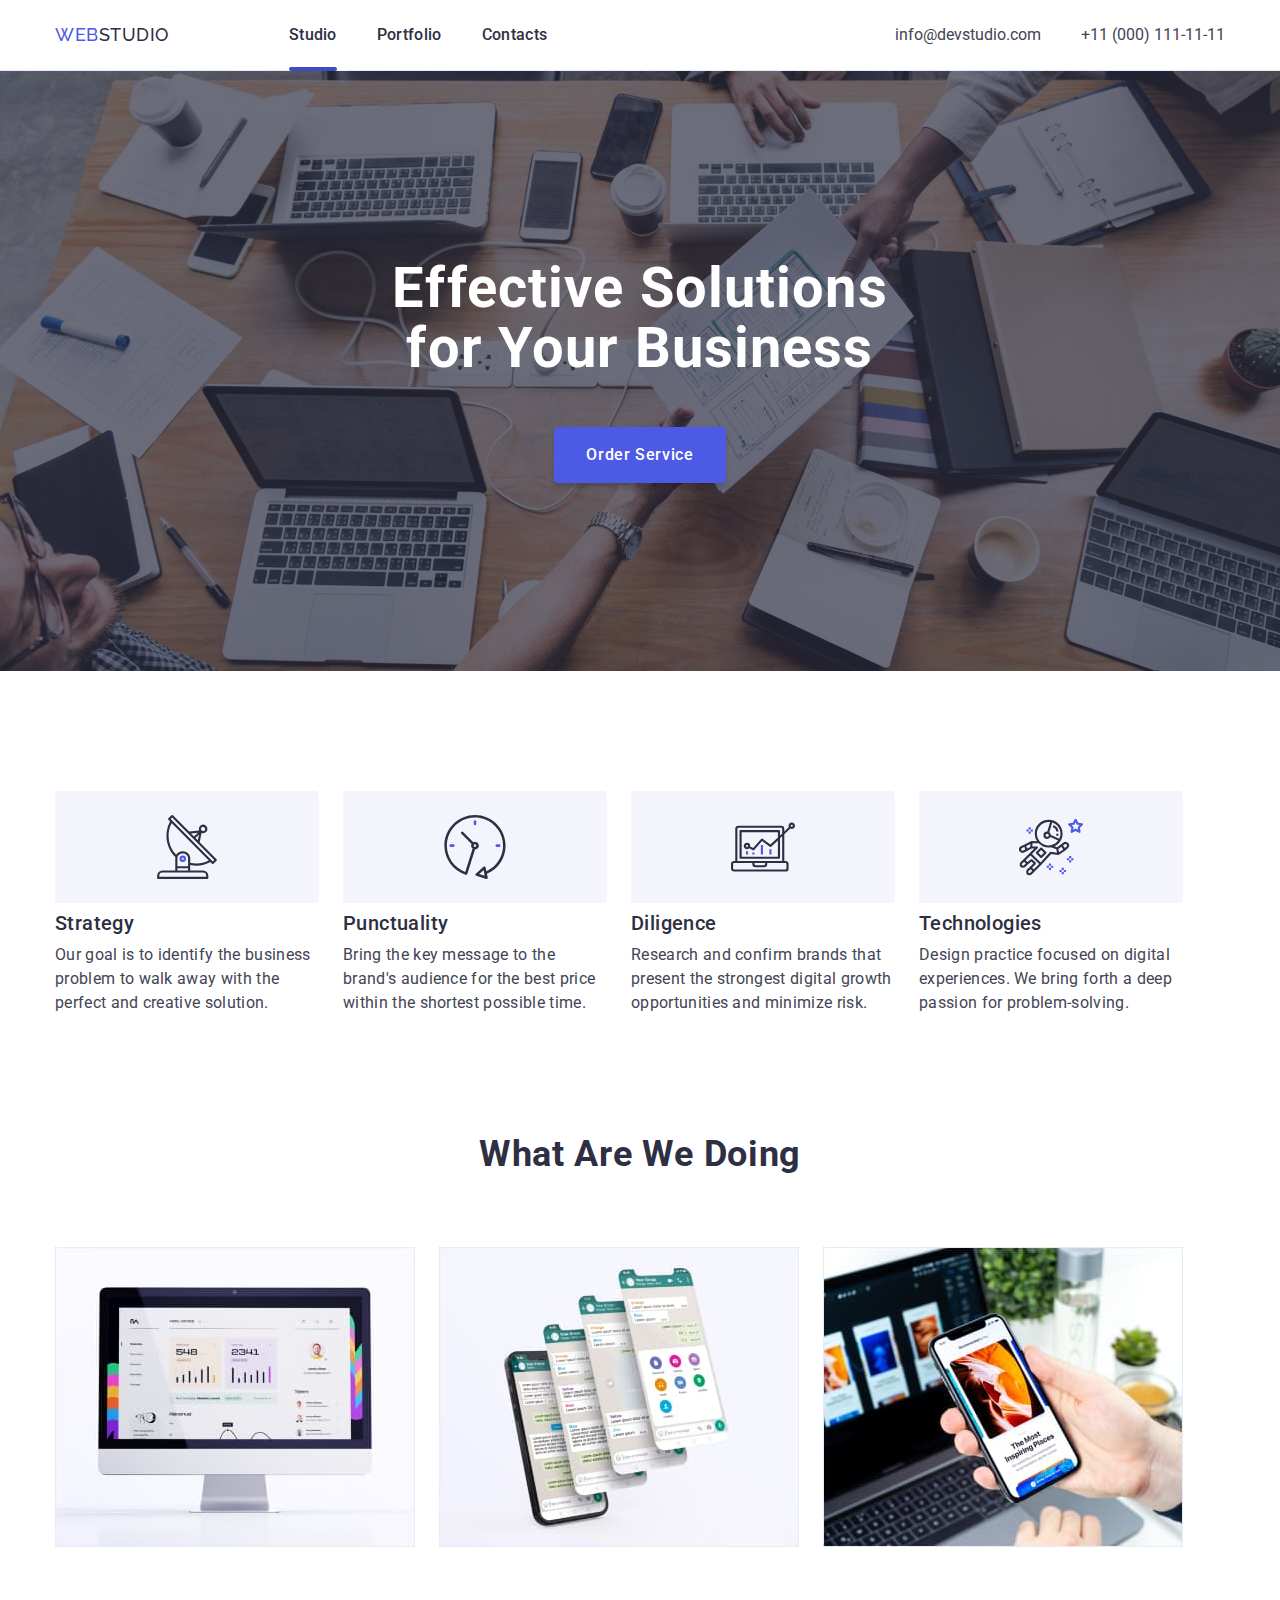
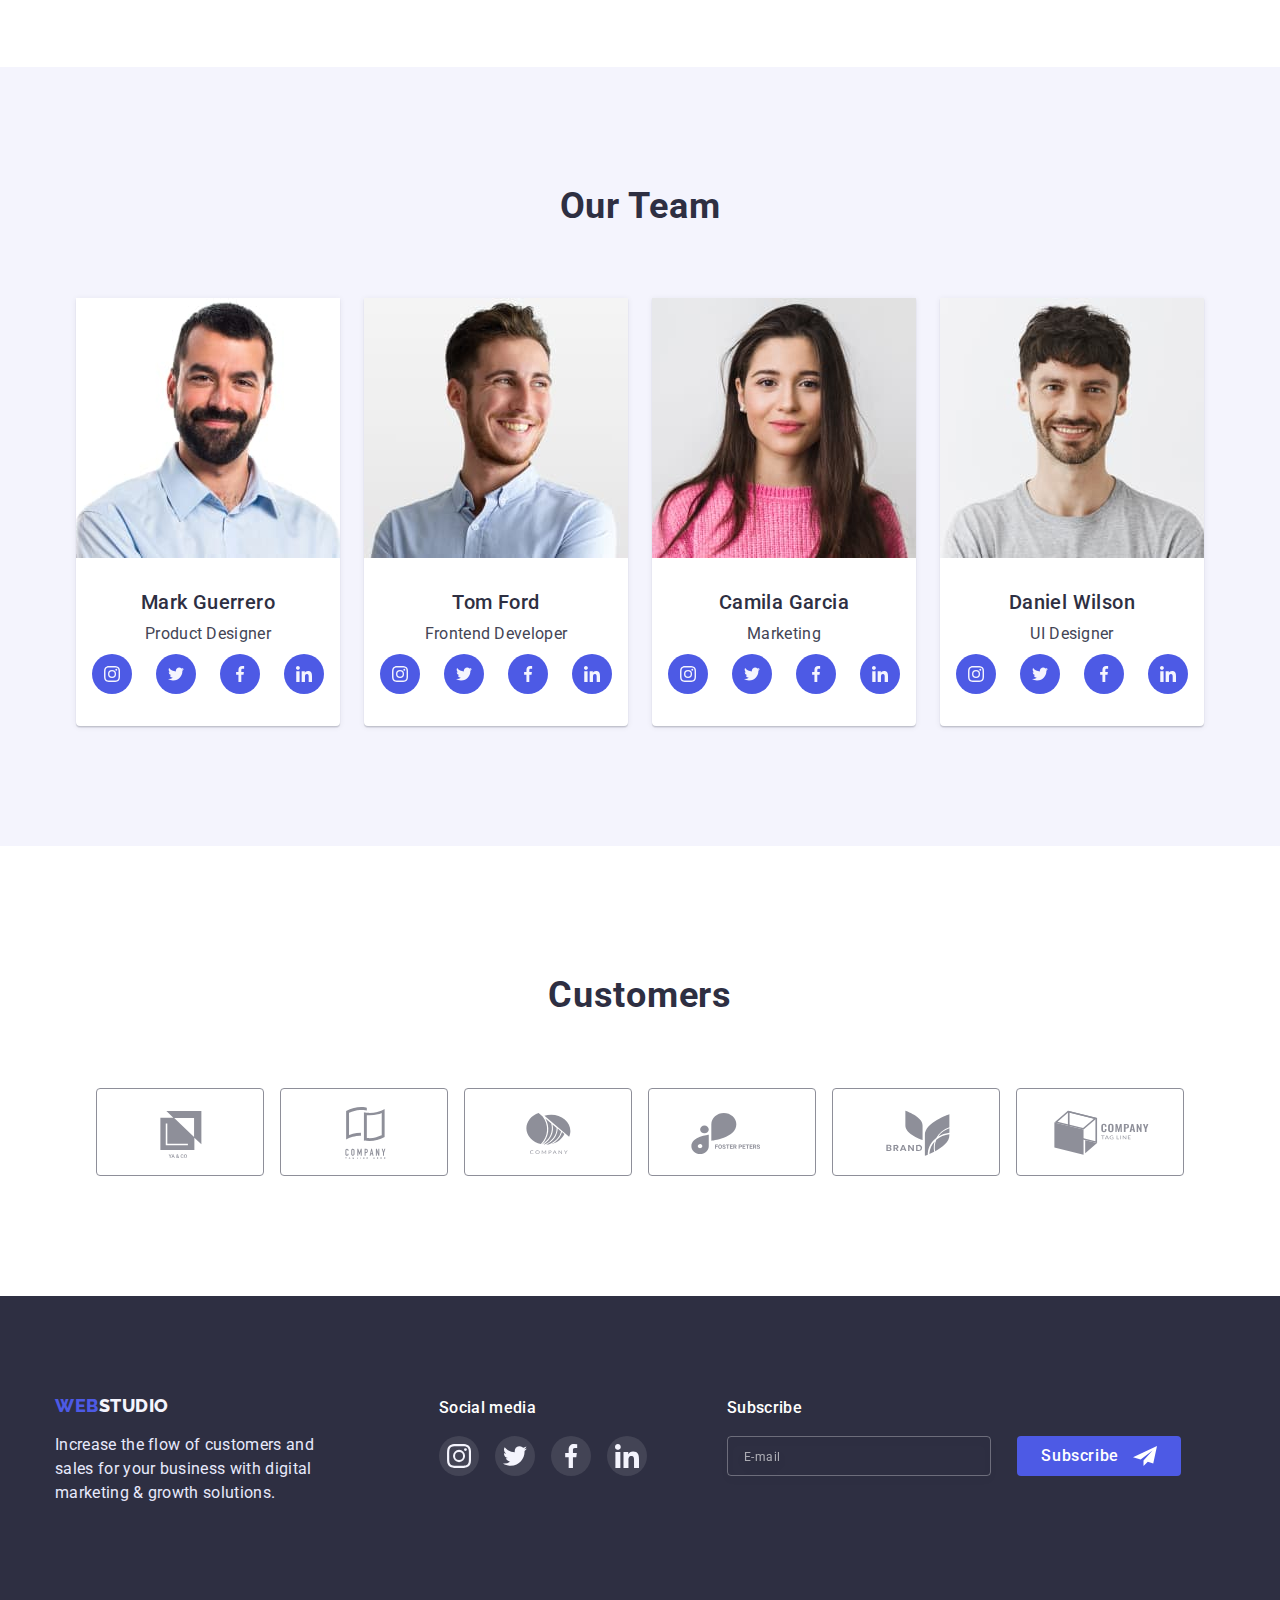
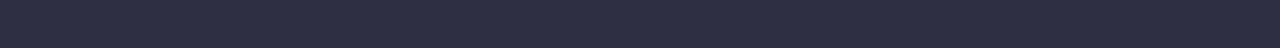
<file: index — копия.html>
<!DOCTYPE html>
<html lang="en">
  <head>
    <meta charset="UTF-8" />
    <meta http-equiv="X-UA-Compatible" content="IE=edge" />
    <meta name="viewport" content="width=device-width, initial-scale=1.0" />

    <title>WebStudio</title>
    <link href="https://fonts.googleapis.com" rel="preconnect" />
    <link href="https://fonts.gstatic.com" rel="preconnect" crossorigin />

    <link
      href="https://fonts.googleapis.com/css2?family=Raleway:wght@800&family=Roboto:wght@400;500;700&display=swap"
      rel="stylesheet"
    />
    <link href="./css/modern-normalize.css" rel="stylesheet" />
    <link href="./css/styles.css" rel="stylesheet" />
  </head>
  <body>
    <header class="header">
      <div class="container container-nav">
        <nav class="nav">
          <a class="logo" href="./index.html">
            <span class="logo-web">WEB</span>STUDIO</a
          >
          <ul class="nav-menu list">
            <li class="item">
              <a class="site-nav current" href="./index.html">Studio</a>
            </li>
            <li class="item">
              <a class="site-nav" href="./portfolio.html">Portfolio</a>
            </li>
            <li class="item">
              <a class="site-nav" href="./index.html">Contacts</a>
            </li>
          </ul>
        </nav>
        <ul class="contacts list">
          <li class="item">
            <a href="mailto:info@devstudio.com">info@devstudio.com</a>
          </li>
          <li class="item">
            <a href="tel:+110001111111">+11 (000) 111-11-11</a>
          </li>
        </ul>
      </div>
    </header>
    <main>
      <section class="section-hero hero-image">
        <div class="hero-container">
          <h1 class="hero-title">Effective Solutions for Your Business</h1>
          <button class="hero-button" type="button" data-modal-open>
            Order Service
          </button>
        </div>
      </section>

      <section class="features">
        <div class="container">
          <h2 class="visually-hidden">Features</h2>
          <ul class="features-list list">
            <li class="features-item">
              <div class="features-btn">
                <svg class="features-icon">
                  <use href="./images/icons.svg#icon-antenna"></use>
                </svg>
              </div>

              <h3 class="third-title-features">Strategy</h3>
              <p class="features-text">
                Our goal is to identify the business problem to walk away with
                the perfect and creative solution.
              </p>
            </li>
            <li class="features-item">
              <div class="features-btn">
                <svg class="features-icon">
                  <use href="./images/icons.svg#icon-clock"></use>
                </svg>
              </div>
              <h3 class="third-title-features">Punctuality</h3>
              <p class="features-text">
                Bring the key message to the brand's audience for the best price
                within the shortest possible time.
              </p>
            </li>
            <li class="features-item">
              <div class="features-btn">
                <svg class="features-icon">
                  <use href="./images/icons.svg#icon-diagram"></use>
                </svg>
              </div>
              <h3 class="third-title-features">Diligence</h3>
              <p class="features-text">
                Research and confirm brands that present the strongest digital
                growth opportunities and minimize risk.
              </p>
            </li>
            <li class="features-item">
              <div class="features-btn">
                <svg class="features-icon">
                  <use href="./images/icons.svg#icon-astronaut"></use>
                </svg>
              </div>
              <h3 class="third-title-features">Technologies</h3>
              <p class="features-text">
                Design practice focused on digital experiences. We bring forth a
                deep passion for problem-solving.
              </p>
            </li>
          </ul>
        </div>
      </section>

      <section class="own-projects section">
        <div class="container">
          <h2 class="second-title">What are we doing</h2>
          <ul class="projects list">
            <li class="projects-item">
              <img
                src="./images/img1.jpg"
                alt="sites"
                width="360"
                height="300"
              />
            </li>
            <li class="projects-item">
              <img
                src="./images/img2.jpg"
                alt="apps"
                width="360"
                height="300"
              />
            </li>
            <li class="projects-item">
              <img
                src="./images/img3.jpg"
                alt="others"
                width="360"
                height="300"
              />
            </li>
          </ul>
        </div>
      </section>

      <section class="section-team">
        <div class="container">
          <h2 class="second-title">Our Team</h2>
          <ul class="team list">
            <li class="team-lead">
              <img
                src="./images/img4-Mark.jpg"
                alt="Mark Guerrero"
                width="264"
                height="260"
              />
              <div class="team-description">
                <h3 class="third-title-team">Mark Guerrero</h3>
                <p class="text-team">Product Designer</p>
                <ul class="social-list list">
                  <li class="social-item">
                    <a class="social-btn" href>
                      <svg class="social-icon" width="16" height="16">
                        <use href="./images/icons.svg#icon-instagram"></use>
                      </svg>
                    </a>
                  </li>
                  <li class="social-item">
                    <a class="social-btn" href>
                      <svg class="social-icon" width="16px" height="16px">
                        <use href="./images/icons.svg#icon-twitter"></use>
                      </svg>
                    </a>
                  </li>
                  <li class="social-item">
                    <a class="social-btn" href>
                      <svg class="social-icon" width="16px" height="16px">
                        <use href="./images/icons.svg#icon-facebook"></use>
                      </svg>
                    </a>
                  </li>
                  <li class="social-item">
                    <a class="social-btn" href>
                      <svg class="social-icon" width="16px" height="16px">
                        <use href="./images/icons.svg#icon-linkedin"></use>
                      </svg>
                    </a>
                  </li>
                </ul>
              </div>
            </li>
            <li class="team-lead">
              <img
                src="./images/img5-Tom.jpg"
                alt="Tom Ford"
                width="264"
                height="260"
              />
              <div class="team-description">
                <h3 class="third-title-team">Tom Ford</h3>
                <p class="text-team">Frontend Developer</p>
                <ul class="social-list list">
                  <li class="social-item">
                    <a class="social-btn" href>
                      <svg class="social-icon" width="16" height="16">
                        <use href="./images/icons.svg#icon-instagram"></use>
                      </svg>
                    </a>
                  </li>
                  <li class="social-item">
                    <a class="social-btn" href>
                      <svg class="social-icon" width="16px" height="16px">
                        <use href="./images/icons.svg#icon-twitter"></use>
                      </svg>
                    </a>
                  </li>
                  <li class="social-item">
                    <a class="social-btn" href>
                      <svg class="social-icon" width="16px" height="16px">
                        <use href="./images/icons.svg#icon-facebook"></use>
                      </svg>
                    </a>
                  </li>
                  <li class="social-item">
                    <a class="social-btn" href>
                      <svg class="social-icon" width="16px" height="16px">
                        <use href="./images/icons.svg#icon-linkedin"></use>
                      </svg>
                    </a>
                  </li>
                </ul>
              </div>
            </li>
            <li class="team-lead">
              <img
                src="./images/img6-Camilla.jpg"
                alt="Camila Garcia"
                width="264"
                height="260"
              />
              <div class="team-description">
                <h3 class="third-title-team">Camila Garcia</h3>
                <p class="text-team">Marketing</p>
                <ul class="social-list list">
                  <li class="social-item">
                    <a class="social-btn" href>
                      <svg class="social-icon" width="16" height="16">
                        <use href="./images/icons.svg#icon-instagram"></use>
                      </svg>
                    </a>
                  </li>
                  <li class="social-item">
                    <a class="social-btn" href>
                      <svg class="social-icon" width="16px" height="16px">
                        <use href="./images/icons.svg#icon-twitter"></use>
                      </svg>
                    </a>
                  </li>
                  <li class="social-item">
                    <a class="social-btn" href>
                      <svg class="social-icon" width="16px" height="16px">
                        <use href="./images/icons.svg#icon-facebook"></use>
                      </svg>
                    </a>
                  </li>
                  <li class="social-item">
                    <a class="social-btn" href>
                      <svg class="social-icon" width="16px" height="16px">
                        <use href="./images/icons.svg#icon-linkedin"></use>
                      </svg>
                    </a>
                  </li>
                </ul>
              </div>
            </li>
            <li class="team-lead">
              <img
                src="./images/img7-Daniel.jpg"
                alt="Daniel Wilson"
                width="264"
                height="260"
              />
              <div class="team-description">
                <h3 class="third-title-team">Daniel Wilson</h3>
                <p class="text-team">UI Designer</p>
                <ul class="social-list list">
                  <li class="social-item">
                    <a class="social-btn" href>
                      <svg class="social-icon" width="16" height="16">
                        <use href="./images/icons.svg#icon-instagram"></use>
                      </svg>
                    </a>
                  </li>
                  <li class="social-item">
                    <a class="social-btn" href>
                      <svg class="social-icon" width="16px" height="16px">
                        <use href="./images/icons.svg#icon-twitter"></use>
                      </svg>
                    </a>
                  </li>
                  <li class="social-item">
                    <a class="social-btn" href>
                      <svg class="social-icon" width="16px" height="16px">
                        <use href="./images/icons.svg#icon-facebook"></use>
                      </svg>
                    </a>
                  </li>
                  <li class="social-item">
                    <a class="social-btn" href>
                      <svg class="social-icon" width="16px" height="16px">
                        <use href="./images/icons.svg#icon-linkedin"></use>
                      </svg>
                    </a>
                  </li>
                </ul>
              </div>
            </li>
          </ul>
        </div>
      </section>
      <section class="customers-section">
        <div class="container">
          <h2 class="second-title">Customers</h2>

          <ul class="customers-list list">
            <li class="customers-item">
              <a class="customers-btn" href>
                <svg class="customers-icons">
                  <use href="./images/icons.svg#icon-Logo1"></use>
                </svg>
              </a>
            </li>
            <li class="customers-item">
              <a class="customers-btn" href>
                <svg class="customers-icons">
                  <use href="./images/icons.svg#icon-Logo2"></use>
                </svg>
              </a>
            </li>
            <li class="customers-item">
              <a class="customers-btn" href
                ><svg class="customers-icons">
                  <use href="./images/icons.svg#icon-Logo3"></use>
                </svg>
              </a>
            </li>
            <li class="customers-item">
              <a class="customers-btn" href
                ><svg class="customers-icons">
                  <use href="./images/icons.svg#icon-Logo4"></use>
                </svg>
              </a>
            </li>
            <li class="customers-item">
              <a class="customers-btn" href>
                <svg class="customers-icons">
                  <use href="./images/icons.svg#icon-Logo5"></use>
                </svg>
              </a>
            </li>
            <li class="customers-item">
              <a class="customers-btn" href>
                <svg class="customers-icons">
                  <use href="./images/icons.svg#icon-Logo6"></use>
                </svg>
              </a>
            </li>
          </ul>
        </div>
      </section>
    </main>

    <footer class="footer">
      <div class="container footer-description">
        <div class="footer-item">
          <a class="logo-footer" href="./index.html">
            <span class="logo-web">WEB</span>STUDIO</a
          >
          <p class="text-footer">
            Increase the flow of customers and sales for your business with
            digital marketing & growth solutions.
          </p>
        </div>

        <div class="footer-item-social">
          <p class="footer-media">Social media</p>
          <ul class="footer-social list">
            <li>
              <a class="footer-btn" href>
                <svg class="footer-icon" width="24px" height="24px">
                  <use href="./images/icons.svg#icon-instagram"></use>
                </svg>
              </a>
            </li>
            <li>
              <a class="footer-btn" href>
                <svg class="footer-icon" width="24px" height="24px">
                  <use href="./images/icons.svg#icon-twitter"></use>
                </svg>
              </a>
            </li>
            <li>
              <a class="footer-btn" href>
                <svg class="footer-icon" width="24px" height="24px">
                  <use href="./images/icons.svg#icon-facebook"></use>
                </svg>
              </a>
            </li>
            <li>
              <a class="footer-btn" href>
                <svg class="footer-icon" width="24px" height="24px">
                  <use href="./images/icons.svg#icon-linkedin"></use>
                </svg>
              </a>
            </li>
          </ul>
        </div>
        <form class="subscribe-form">
          <p class="subscribe-label-text">Subscribe</p>
          <div class="sub-container">
            <label class="subscribe-label">
              <input
                class="subscribe-input"
                type="email"
                name="email"
                placeholder="E-mail"
              />
            </label>
            <button class="subscribe-btn" type="submit">
              Subscribe
              <svg class="subscribe-icon">
                <use href="./images/symbol-defs.svg#send"></use>
              </svg>
            </button>
          </div>
        </form>
      </div>
    </footer>
    <div class="backdrop is-hidden" data-modal>
      <div class="modal">
        <button class="modal-btn" type="button" data-modal-close>
          <svg class="modal-img" width="8px" height="8px">
            <use href="./images/symbol-defs.svg#icon-close"></use>
          </svg>
        </button>
        <p class="modal-title">Leave your contacts and we will call you back</p>
        <form class="modal-form">
          <label class="modal-label"
            >Name
            <div class="input-container">
              <input
                type="text"
                class="modal-input"
                name="name"
                autofocus="on"
              />
              <svg class="input-icon">
                <use href="./images/symbol-defs.svg#name"></use>
              </svg>
            </div>
          </label>
          <label class="modal-label"
            >Phone
            <div class="input-container">
              <input type="tel" class="modal-input" name="tel" />
              <svg class="input-icon">
                <use href="./images/symbol-defs.svg#phone"></use>
              </svg>
            </div>
          </label>
          <label class="modal-label"
            >Email
            <div class="input-container">
              <input class="modal-input" type="email" name="email" />
              <svg class="input-icon">
                <use href="./images/symbol-defs.svg#envelope"></use>
              </svg>
            </div>
          </label>

          <label class="modal-label-textarea"
            >Comment
            <textarea
              class="modal-textarea"
              name="comment"
              rows="6"
              placeholder="Text input"
            ></textarea>
          </label>
          <label class="modal-label-checkbox">
            <input
              class="modal-input-checkbox"
              type="checkbox"
              name="agreement"
            />
            <div class="agree-check"></div>
            <span class="modal-agreement"
              >I accept the terms and conditions of
              <a class="modal-link" href="">the Privacy Policy</a>
            </span>
          </label>
          <button class="modal-btn-send" type="submit">Send</button>
        </form>
      </div>
    </div>
    <script src="./js/modal.js"></script>
  </body>
</html>
</file>
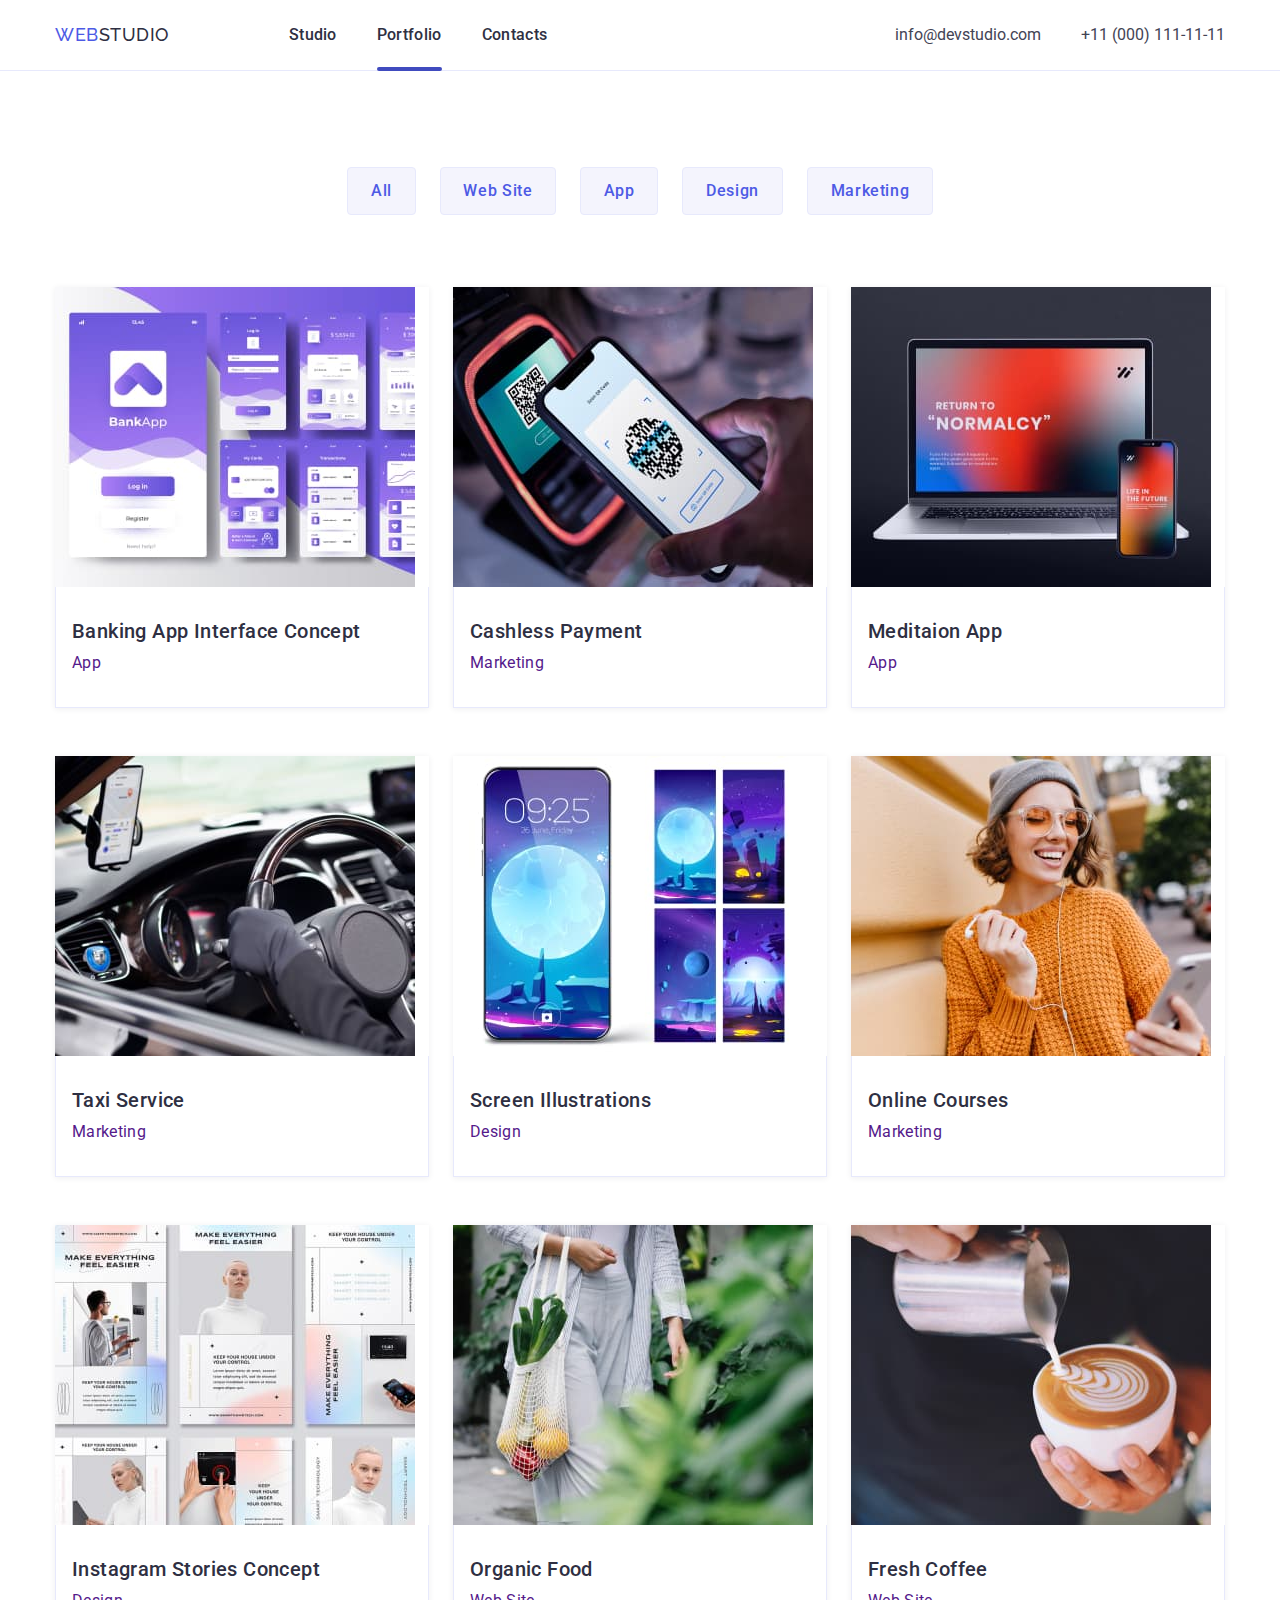
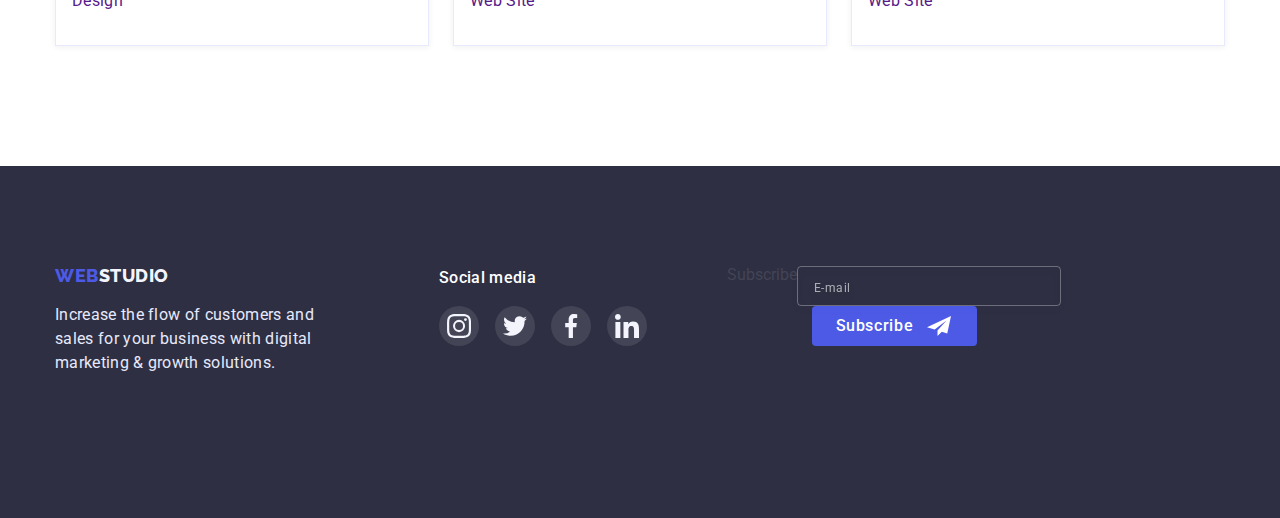
<file: portfolio — копия.html>
<!DOCTYPE html>
<html lang="en">
  <head>
    <meta charset="UTF-8" />
    <meta http-equiv="X-UA-Compatible" content="IE=edge" />
    <meta name="viewport" content="width=device-width, initial-scale=1.0" />
    <title>Portfolio</title>
    <link href="https://fonts.googleapis.com" rel="preconnect" />
    <link href="https://fonts.gstatic.com" rel="preconnect" crossorigin />
    <link
      href="https://fonts.googleapis.com/css2?family=Raleway:wght@800&family=Roboto:wght@400;500;700&display=swap"
      rel="stylesheet"
    />
    <link href="./css/modern-normalize.css" rel="stylesheet" />
    <link href="./css/styles.css" rel="stylesheet" />
  </head>
  <body>
    <header class="header">
      <div class="container container-nav">
        <nav class="nav">
          <a class="logo" href="./index.html">
            <span class="logo-web">WEB</span>STUDIO</a
          >
          <ul class="nav-menu list">
            <li class="item">
              <a class="site-nav" href="./index.html">Studio</a>
            </li>
            <li class="item">
              <a class="site-nav current" href="./portfolio.html">Portfolio</a>
            </li>
            <li class="item">
              <a class="site-nav" href="./index.html">Contacts</a>
            </li>
          </ul>
        </nav>
        <ul class="contacts list">
          <li class="item">
            <a href="mailto:info@devstudio.com">info@devstudio.com</a>
          </li>
          <li class="item">
            <a href="tel:+110001111111">+11 (000) 111-11-11</a>
          </li>
        </ul>
      </div>
    </header>
    <main>
      <section class="portfolio">
        <div class="container">
          <h1 class="visually-hidden">Portfolio</h1>
          <ul class="filtr list">
            <li class="filtr-item">
              <button class="filter-button btn" type="button">All</button>
            </li>
            <li class="filtr-item">
              <button class="filter-button btn" type="button">Web Site</button>
            </li>
            <li class="filtr-item">
              <button class="filter-button btn" type="button">App</button>
            </li>
            <li class="filtr-item">
              <button class="filter-button btn" type="button">Design</button>
            </li>
            <li class="filtr-item">
              <button class="filter-button btn" type="button">Marketing</button>
            </li>
          </ul>

          <ul class="all-portfolio list">
            <li class="portfolio-card">
              <a class="portrfolio-link" href="">
                <div class="portfolio-thumb">
                  <img
                    class="img-overlay"
                    src="./portfolio/img1.jpg"
                    alt="Banking App Interface Concept"
                    width="360"
                    height="300"
                  />
                  <div class="portfolio-overlay">
                    <p class="thumb-text">
                      14 Stylish and User-Friendly App Design Concepts · Task
                      Manager App · Calorie Tracker App · Exotic Fruit Ecommerce
                      App · Cloud Storage App
                    </p>
                  </div>
                </div>

                <div class="border-card">
                  <h3 class="title-portfolio">Banking App Interface Concept</h3>
                  <p class="text-portfolio">App</p>
                </div>
              </a>
            </li>
            <li class="portfolio-card">
              <a class="portrfolio-link" href="">
                <div class="portfolio-thumb">
                  <img
                    class="img-overlay"
                    src="./portfolio/img2.jpg"
                    alt="Banking App Interface Concept"
                    width="360"
                    height="300"
                  />
                  <div class="portfolio-overlay">
                    <p class="thumb-text">
                      14 Stylish and User-Friendly App Design Concepts · Task
                      Manager App · Calorie Tracker App · Exotic Fruit Ecommerce
                      App · Cloud Storage App
                    </p>
                  </div>
                </div>
                <div class="border-card">
                  <h3 class="title-portfolio">Cashless Payment</h3>
                  <p class="text-portfolio">Marketing</p>
                </div>
              </a>
            </li>
            <li class="portfolio-card">
              <a class="portrfolio-link" href="">
                <div class="portfolio-thumb">
                  <img
                    class="img-overlay"
                    src="./portfolio/img3.jpg"
                    alt="Meditaion App"
                    width="360"
                    height="300"
                  />
                  <div class="portfolio-overlay">
                    <p class="thumb-text">
                      14 Stylish and User-Friendly App Design Concepts · Task
                      Manager App · Calorie Tracker App · Exotic Fruit Ecommerce
                      App · Cloud Storage App
                    </p>
                  </div>
                </div>

                <div class="border-card">
                  <h3 class="title-portfolio">Meditaion App</h3>
                  <p class="text-portfolio">App</p>
                </div>
              </a>
            </li>
            <li class="portfolio-card">
              <a class="portrfolio-link" href="">
                <div class="portfolio-thumb">
                  <img
                    class="img-overlay"
                    src="./portfolio/img4.jpg"
                    alt="Taxi Service"
                    width="360"
                    height="300"
                  />
                  <div class="portfolio-overlay">
                    <p class="thumb-text">
                      14 Stylish and User-Friendly App Design Concepts · Task
                      Manager App · Calorie Tracker App · Exotic Fruit Ecommerce
                      App · Cloud Storage App
                    </p>
                  </div>
                </div>

                <div class="border-card">
                  <h3 class="title-portfolio">Taxi Service</h3>
                  <p class="text-portfolio">Marketing</p>
                </div>
              </a>
            </li>
            <li class="portfolio-card">
              <a class="portrfolio-link" href="">
                <div class="portfolio-thumb">
                  <img
                    class="img-overlay"
                    src="./portfolio/img5.jpg"
                    alt="Screen Illustrations"
                    width="360"
                    height="300"
                  />
                  <div class="portfolio-overlay">
                    <p class="thumb-text">
                      14 Stylish and User-Friendly App Design Concepts · Task
                      Manager App · Calorie Tracker App · Exotic Fruit Ecommerce
                      App · Cloud Storage App
                    </p>
                  </div>
                </div>

                <div class="border-card">
                  <h3 class="title-portfolio">Screen Illustrations</h3>
                  <p class="text-portfolio">Design</p>
                </div>
              </a>
            </li>
            <li class="portfolio-card">
              <a class="portrfolio-link" href="">
                <div class="portfolio-thumb">
                  <img
                    class="img-overlay"
                    src="./portfolio/img6.jpg"
                    alt="Online Courses"
                    width="360"
                    height="300"
                  />
                  <div class="portfolio-overlay">
                    <p class="thumb-text">
                      14 Stylish and User-Friendly App Design Concepts · Task
                      Manager App · Calorie Tracker App · Exotic Fruit Ecommerce
                      App · Cloud Storage App
                    </p>
                  </div>
                </div>

                <div class="border-card">
                  <h3 class="title-portfolio">Online Courses</h3>
                  <p class="text-portfolio">Marketing</p>
                </div>
              </a>
            </li>
            <li class="portfolio-card">
              <a class="portrfolio-link" href="">
                <div class="portfolio-thumb">
                  <img
                    class="img-overlay"
                    src="./portfolio/img7.jpg"
                    alt="Instagram Stories Concept"
                    width="360"
                    height="300"
                  />
                  <div class="portfolio-overlay">
                    <p class="thumb-text">
                      14 Stylish and User-Friendly App Design Concepts · Task
                      Manager App · Calorie Tracker App · Exotic Fruit Ecommerce
                      App · Cloud Storage App
                    </p>
                  </div>
                </div>

                <div class="border-card">
                  <h3 class="title-portfolio">Instagram Stories Concept</h3>
                  <p class="text-portfolio">Design</p>
                </div>
              </a>
            </li>
            <li class="portfolio-card">
              <a class="portrfolio-link" href="">
                <div class="portfolio-thumb">
                  <img
                    class="img-overlay"
                    src="./portfolio/img8.jpg"
                    alt="Organic Food"
                    width="360"
                    height="300"
                  />
                  <div class="portfolio-overlay">
                    <p class="thumb-text">
                      14 Stylish and User-Friendly App Design Concepts · Task
                      Manager App · Calorie Tracker App · Exotic Fruit Ecommerce
                      App · Cloud Storage App
                    </p>
                  </div>
                </div>

                <div class="border-card">
                  <h3 class="title-portfolio">Organic Food</h3>
                  <p class="text-portfolio">Web Site</p>
                </div>
              </a>
            </li>
            <li class="portfolio-card">
              <a class="portrfolio-link" href="">
                <div class="portfolio-thumb">
                  <img
                    class="img-overlay"
                    src="./portfolio/img9.jpg"
                    alt="Fresh Coffee"
                    width="360"
                    height="300"
                  />
                  <div class="portfolio-overlay">
                    <p class="thumb-text">
                      14 Stylish and User-Friendly App Design Concepts · Task
                      Manager App · Calorie Tracker App · Exotic Fruit Ecommerce
                      App · Cloud Storage App
                    </p>
                  </div>
                </div>

                <div class="border-card">
                  <h3 class="title-portfolio">Fresh Coffee</h3>
                  <p class="text-portfolio">Web Site</p>
                </div>
              </a>
            </li>
          </ul>
        </div>
      </section>
    </main>

    <footer class="footer">
      <div class="container footer-description">
        <div class="footer-item">
          <a class="logo-footer" href="./index.html">
            <span class="logo-web">WEB</span>STUDIO</a
          >
          <p class="text-footer">
            Increase the flow of customers and sales for your business with
            digital marketing & growth solutions.
          </p>
        </div>

        <div class="footer-item-social">
          <p class="footer-media">Social media</p>
          <ul class="footer-social list">
            <li>
              <a class="footer-btn" href>
                <svg class="footer-icon" width="24px" height="24px">
                  <use href="./images/icons.svg#icon-instagram"></use>
                </svg>
              </a>
            </li>
            <li>
              <a class="footer-btn" href>
                <svg class="footer-icon" width="24px" height="24px">
                  <use href="./images/icons.svg#icon-twitter"></use>
                </svg>
              </a>
            </li>
            <li>
              <a class="footer-btn" href>
                <svg class="footer-icon" width="24px" height="24px">
                  <use href="./images/icons.svg#icon-facebook"></use>
                </svg>
              </a>
            </li>
            <li>
              <a class="footer-btn" href>
                <svg class="footer-icon" width="24px" height="24px">
                  <use href="./images/icons.svg#icon-linkedin"></use>
                </svg>
              </a>
            </li>
          </ul>
        </div>
        <div class="subscribe">
          <form class="subscribe-form">
            <label class="subscribe-label"
              >Subscribe
              <input
                class="subscribe-input"
                type="email"
                name="email"
                placeholder="E-mail"
              />
            </label>
            <button class="subscribe-btn" type="submit">
              Subscribe
              <svg class="subscribe-icon">
                <use href="./images/symbol-defs.svg#send"></use>
              </svg>
            </button>
          </form>
        </div>
      </div>
    </footer>
  </body>
</html>
</file>
<file: css/styles.css>
:root {
  --main-font: Roboto, sans-serif;
  --main-color: #434455;
  --main-bgc: #ffffff;
  --main-color-title: #2e2f42;
  --accent: #404bbf;
  --main-btn: #4d5ae5;
  --second-bgc: #f4f4fd;
  --light-slate: #8e8f99;
  --accent-footer: #31d0aa;
  --number-cards-gallery: 3;
  --distance-card-gallery: 24px;
  --number-card-team: 4;
  --distance-card-team: 24px;
}
body {
  color: var(--main-color);
  font-family: var(--main-font);

  font-size: 16px;
}

h1,
h2,
h3,
h4,
h5,
h6,
p {
  margin: 0px;
}
ol,
ul {
  list-style: none;
  padding-left: 0px;
  margin: 0px;
}

img {
  display: block;
  height: auto;
  max-width: 100%;
  object-fit: cover;
  object-position: center;
}
a {
  text-decoration: none;
}

.list {
  padding: 0px;
  margin: 0px;
  list-style: none;
}

.section {
  padding: 120px 0px;
  margin: 0 auto;
}

.container {
  width: 100%;
  padding: 0 15px;
  margin: 0 auto;
}
@media screen and (min-width: 480px) and (max-width: 767px) {
  .container {
    width: 480px;
  }
}

@media screen and (min-width: 768px) and (max-width: 1199px) {
  .container {
    max-width: 1199px;
    padding: 0 16px;
  }
}
@media screen and (min-width: 1200px) {
  .container {
    width: 1200px;
  }
}
/* Header */

.header {
  width: 100%;
}
@media screen and (min-width: 768px) {
  .header {
    border-bottom: 1px solid #e7e9fc;
  }
}
.header .container {
  display: flex;
  height: 70px;
  align-items: center;
  justify-content: space-between;
}
@media screen and (min-width: 480px) {
  .header .container {
    display: flex;
  }
}

.nav {
  display: none;
}
.container-nav {
}
@media screen and (min-width: 768px) {
  .nav {
    display: flex;
    align-items: center;

    color: var(--main-color-title);
  }
}

.logo {
  display: block;
  transition: color 250ms cubic-bezier(0.4, 0, 0.2, 1);
  margin-right: 120px;

  color: #2e2f42;

  font-family: Raleway, sans-serif;
  font-weight: 500;
  font-size: 18px;
  line-height: 1.33;
  letter-spacing: 0.03em;
  text-decoration: none;
}

.logo-web {
  color: var(--main-btn);
}
.menu-toggle {
  display: inline-flex;
  padding: 0;
  margin: 0;
  border: none;
  background-color: transparent;
  cursor: pointer;
}

.nav-menu {
  display: flex;
}

.site-nav {
  display: block;
  transition: color 250ms cubic-bezier(0.4, 0, 0.2, 1);
  padding: 24px 0;

  color: var(--main-color-title);

  font-weight: 500;
  font-size: 16px;
  line-height: 1.5;
  letter-spacing: 0.02em;
}
.current {
  position: relative;
  color: var(--accent);
}

.current::after {
  content: '';
  position: absolute;
  left: 0;
  bottom: 0;

  display: block;
  width: 100%;
  height: 4px;
  background-color: var(--accent);
  border-radius: 2px;
}
@media screen and (min-width: 1200px) {
  .item:not(:last-child) {
    margin-right: 40px;
  }
  .item a {
    color: inherit;
  }
}

.site-nav:hover,
.site-nav:focus,
.logo:hover,
.logo:focus,
.contacts a:hover,
.contacts a:focus,
.logo-footer:hover,
.logo-footer:focus {
  color: var(--accent);
}

.contacts {
  display: none;
}
@media screen and (min-width: 1200px) {
  .contacts {
    display: flex;
    transition: color 250ms cubic-bezier(0.4, 0, 0.2, 1);
    margin-left: auto;
    align-items: center;
  }
  .nav-item:not(:last-child) {
    margin-right: 40px;
  }
}

@media screen and (min-width: 768px) and (max-width: 1199px) {
  .contacts {
    display: block;
    transition: color 250ms cubic-bezier(0.4, 0, 0.2, 1);
    margin-left: auto;
    align-items: center;
  }
  .contacts a {
    color: var(--main-color);
  }
  .contacts .item:not(:last-child) {
    margin-bottom: 4px;
  }
  .nav-item:not(:last-child) {
    margin-right: 40px;
  }
}
/* Section Hero */

.section-hero {
  max-width: 767px;
  padding: 112px 0;
  margin: 0 auto;
}
@media screen and (min-width: 1200px) {
  .section-hero {
    max-width: 1200px;
    padding: 188px 0;
    margin: 0 auto;
  }
}

@media screen and (min-width: 768px) and (max-width: 1199px) {
  .section-hero {
    max-width: 1199px;
    padding: 112px 0;
    margin: 0 auto;
  }
}

.hero-image {
  height: 432px;
  background-color: var(--main-color-title);

  background-image: linear-gradient(
      to right,
      rgba(46, 47, 66, 0.7),
      rgba(46, 47, 66, 0.7)
    ),
    url(../images/hero/hero-mob@1x.jpg);
  background-size: cover;
  background-repeat: no-repeat;
}

@media screen and (min-width: 768px) and (max-width: 1199px) {
  .hero-image {
    max-width: 1199px;
    height: 436px;
    background-image: linear-gradient(
        to right,
        rgba(46, 47, 66, 0.7),
        rgba(46, 47, 66, 0.7)
      ),
      url(../images/hero/hero-tabl@1x.jpg);
  }
}

@media (min-device-pixel-ratio: 2), (min-resolution: 2dppx) {
  .hero-image {
    background-image: linear-gradient(
        to right,
        rgba(46, 47, 66, 0.7),
        rgba(46, 47, 66, 0.7)
      ),
      url(../images/hero/hero-mob@2x.jpg);
  }
  @media screen and (min-width: 768px) and (max-width: 1199px) {
    .hero-image {
      background-image: linear-gradient(
          to right,
          rgba(46, 47, 66, 0.7),
          rgba(46, 47, 66, 0.7)
        ),
        url(../images/hero/hero-tabl@2x.jpg);
    }
  }
  @media screen and (min-width: 1200px) {
    .hero-image {
      background-image: linear-gradient(
          to right,
          rgba(46, 47, 66, 0.7),
          rgba(46, 47, 66, 0.7)
        ),
        url(../images/hero/hero-desk@2x.jpg);
    }
  }
}
@media screen and (min-width: 1200px) {
  .hero-image {
    max-width: 1600px;
    height: 600px;
    margin: 0 auto;
    background-image: linear-gradient(
        to right,
        rgba(46, 47, 66, 0.7),
        rgba(46, 47, 66, 0.7)
      ),
      url(../images/hero/hero-desk@1x.jpg);
  }
}

.hero-title {
  max-width: 376px;
  margin: 0 auto 72px auto;

  color: #ffffff;

  font-family: 'Roboto';
  font-weight: 700;
  font-size: 36px;
  line-height: 1.01;
  text-align: center;
  letter-spacing: 0.02em;
}
@media screen and (min-width: 768px) and (max-width: 1199px) {
  .hero-title {
    max-width: 496px;
    font-weight: 700;
    font-size: 56px;
    line-height: 1.07;
    margin: 0 auto 40px auto;
  }
}
@media screen and (min-width: 1200px) {
  .hero-title {
    max-width: 498px;
    font-weight: 700;
    font-size: 56px;
    line-height: 1.07;
    margin: 0 auto 48px auto;
  }
}

.hero-button {
  transition: background-color 250ms cubic-bezier(0.4, 0, 0.2, 1);
  display: flex;
  margin: 0 auto;
  padding: 16px 32px;
  gap: 10px;
  justify-content: center;

  color: #ffffff;
  background-color: var(--main-btn);

  font-family: Roboto, sans-serif;
  font-weight: 500;
  font-size: 16px;
  line-height: 1.5;
  letter-spacing: 0.04em;
  cursor: pointer;

  box-shadow: 0px 4px 4px rgba(0, 0, 0, 0.15);
  border: 0px;
  border-radius: 4px;
}

.hero-button:hover,
.hero-button:focus {
  background-color: var(--accent);
}

/* Section Features */

.visually-hidden {
  position: absolute;
  width: 1px;
  height: 1px;
  margin: -1px;
  border: 0;
  padding: 0;
  white-space: nowrap;
  clip-path: inset(100%);
  clip: rect(0 0 0 0);
  overflow: hidden;
}
.features {
  padding-top: 96px;
  padding-bottom: 128px;
  margin: 0 auto;
}
@media screen and (min-width: 1200px) {
  .features {
    padding-top: 120px;
    padding-bottom: 120px;
  }
}

@media screen and (min-width: 1200px) {
  .features-list {
    display: flex;
    margin: 0 auto;
  }
}
@media screen and (min-width: 768px) and (max-width: 1199px) {
  .features-list {
    display: flex;
    flex-wrap: wrap;
    justify-content: center;
  }
}

@media screen and (min-width: 1200px) {
  .features-item {
    width: 264px;
  }
  .features-item:not(:last-child) {
    margin-right: 24px;
  }
}
@media screen and (min-width: 768px) and (max-width: 1199px) {
  .features-item {
    flex-basis: calc((100% - 24px) / 2);
  }
  .features-item:nth-child(odd) {
    margin-right: 24px;
  }
  .features-item:nth-child(-n + 2) {
    margin-bottom: 72px;
  }
}
@media screen and (max-width: 767px) {
  .features-item:not(:last-child) {
    margin-bottom: 72px;
  }
}

.features-btn {
  display: none;
}
.features-icon {
  display: none;
}
@media screen and (min-width: 1200px) {
  .features-btn {
    display: flex;
    justify-content: center;
    align-items: center;
    margin-bottom: 8px;

    height: 112px;
    width: 100%;
    background-color: var(--second-bgc);
    border: none;
    border-radius: 4px;
  }
}
@media screen and (min-width: 1200px) {
  .features-icon {
    display: block;
    width: 64px;
    height: 64px;
  }
}
.third-title-features {
  margin-top: 0px;
  margin-bottom: 8px;

  color: var(--main-color-title);

  font-weight: 500;
  font-size: 20px;
  line-height: 1.2;
  letter-spacing: 0.02em;
}
@media screen and (max-width: 767px) {
  .third-title-features {
    display: flex;
    justify-content: center;
  }
}
@media screen and (max-width: 1199px) {
  .third-title-features {
    font-weight: 700;
    font-size: 36px;
    line-height: 1.1;
    letter-spacing: 0.02em;
  }
}
.features-text {
  margin: 0px;

  font-weight: 400;
  font-size: 16px;
  line-height: 1.5;
  letter-spacing: 0.02em;
}

/* Section What are we doing */

.own-projects {
  display: none;
}
@media screen and (min-width: 1200px) {
  .own-projects {
    display: block;
  }
  .section {
    padding-top: 0;
  }
}
.second-title {
  margin: 0px;

  color: var(--main-color-title);

  font-weight: 700;
  font-size: 36px;
  line-height: 1.1;
  text-align: center;
  text-transform: capitalize;
  letter-spacing: 0.02em;
}

.projects {
  display: flex;
  flex-wrap: wrap;
  margin-top: 72px;
}

.projects-item {
  display: block;
  width: 360px;
}

.projects-item:not(:last-child) {
  margin-right: 24px;
}

/* Section Our team */

.section-team {
  background-color: var(--second-bgc);
  padding-top: 96px;
  padding-bottom: 128px;
}
@media screen and (min-width: 1200px) {
  .section-team {
    padding-top: 120px;
    padding-bottom: 120px;
  }
}
@media screen and (min-width: 768px) and (max-width: 1199px) {
  .section-team {
    padding-top: 96px;
    padding-bottom: 104px;
  }
}
.team {
  display: flex;
  flex-wrap: wrap;
  margin-top: 72px;
  gap: 72px 24px;
  justify-content: center;
  margin-right: 0;
}
@media screen and (min-width: 1200px) {
  .team {
    display: flex;
    flex-wrap: wrap;
    margin-top: 72px;
    gap: 0 24px;
  }
}
@media screen and (min-width: 768px) and (max-width: 1199px) {
  .team {
    max-width: 839px;
    margin-left: auto;
    margin-right: auto;
  }
}

.team-lead {
  background: #ffffff;
}
@media screen and (min-width: 1200px) {
  .team-lead {
    flex-basis: calc(
      (100% - (var(--distance-card-team) * (var(--number-cards-team) - 1))) /
        var(--number-cards-team)
    );
    background: #ffffff;
    box-shadow: 0px 1px 6px rgba(46, 47, 66, 0.08),
      0px 1px 1px rgba(46, 47, 66, 0.16), 0px 2px 1px rgba(46, 47, 66, 0.08);
    border-radius: 0px 0px 4px 4px;
  }
}
@media screen and (min-width: 768px) and (max-width: 1199px) {
  .team-lead {
    flex-basis: calc(((100% - 24px) / 2));
    max-width: 264px;
  }
}
.team-description {
  padding: 32px 16px;
  min-height: 120px;
}

.third-title-team {
  margin-top: 0;
  margin-bottom: 8px;

  color: var(--main-color-title);

  font-weight: 500;
  font-size: 20px;
  line-height: 1.2;
  text-align: center;
  letter-spacing: 0.02em;
}

.text-team {
  margin-bottom: 8px;

  font-weight: 400;
  font-size: 16px;
  line-height: 1.5;
  text-align: center;
  letter-spacing: 0.02em;
}

.social-link {
  max-height: 40px;
}

.social-list {
  display: flex;
  gap: 24px;
  max-height: 40px;
}

.social-btn {
  display: flex;
  transition: background-color 250ms cubic-bezier(0.4, 0, 0.2, 1);
  width: 40px;
  height: 40px;
  border-radius: 50%;
  background-color: var(--main-btn);
  border: none;
  align-items: center;
  justify-content: center;
}
.social-btn:hover,
.social-btn:focus {
  background-color: var(--accent);
}

.social-icon {
  fill: var(--second-bgc);
}

/* Customers */

.customers-section {
  padding: 96px 0 96px 0px;
  margin: 0 auto;
}
@media screen and (min-width: 1200px) {
  .customers-section {
    padding: 130px 0 120px 0px;
    margin: 0 auto;
  }
}
.customers-list {
  display: flex;
  flex-wrap: wrap;
  margin-top: 72px;
  gap: 72px 16px;
  justify-content: center;
}
@media screen and (min-width: 768px) and (max-width: 1199px) {
  .customers-list {
    max-width: 830px;
    gap: 72px 24px;
    margin: 0 auto;
    margin-top: 72px;
  }
}
.customers-item {
  max-width: calc((100% - 16px) / 2);
  width: 190px;
  height: 88px;
}
@media screen and (min-width: 768px) and (max-width: 1199px) {
  .customers-item {
    max-width: calc((100% - 24px * 2) / 3);
    height: 88px;
  }
}
.customers-item > a {
  display: flex;
}
@media screen and (min-width: 1200px) {
  .customers-item {
    width: 168px;
    height: 88px;
    gap: 24px;
  }
}
.customers-btn {
  transition: color 250ms cubic-bezier(0.4, 0, 0.2, 1);
  justify-content: center;
  align-items: center;
  width: 100%;
  height: 100%;
  border: 1px solid currentColor;
  border-radius: 4px;
  color: var(--light-slate);
}
.customers-btn:hover,
.customers-btn:focus {
  color: var(--accent);
}
.customers-icons {
  transition: fill 250ms cubic-bezier(0.4, 0, 0.2, 1);
  fill: currentColor;

  height: 56px;
}

.customers-icons:hover,
.customers-icons:focus {
  fill: var(--accent);
}

/* Footer */

.footer {
  padding-top: 96px;
  padding-bottom: 96px;

  background-color: var(--main-color-title);
}

@media screen and (min-width: 1200px) {
  .footer {
    padding-top: 100px;
    padding-bottom: 100px;

    background-color: var(--main-color-title);
  }
}
.footer .container {
  max-width: 767px;
}
@media screen and (min-width: 768px) and (max-width: 1199px) {
  .footer .container {
    display: flex;
    width: 530px;
    flex-wrap: wrap;
    margin-left: auto;
    margin-right: auto;
  }
}
@media screen and (min-width: 1200px) {
  .footer .container {
    display: flex;
    max-width: 1200px;
    margin: auto;
  }
}

.text-footer {
  width: 264px;
  margin: 16px auto 0px auto;

  color: #e7e9fc;

  letter-spacing: 0.02em;
  font-family: 'Roboto';
  font-weight: 400;
  font-size: 16px;
  line-height: 1.5;
}

.logo-footer {
  display: block;
  width: 116px;
  transition: color 250ms cubic-bezier(0.4, 0, 0.2, 1);
  color: var(--second-bgc);

  font-family: Raleway, sans-serif;
  font-weight: 800;
  font-size: 18px;
  line-height: 1.16;
  letter-spacing: 0.03em;
  text-transform: uppercase;
  text-decoration: none;
  margin: 0 auto;
}
@media screen and (min-width: 768px) {
  .logo-footer {
    margin: 0;
  }
}
.footer-list {
  display: flex;
}

.footer-item {
}
@media screen and (min-width: 1200px) {
  .footer-item {
    margin-right: 120px;
  }
}
@media screen and (min-width: 768px) and (max-width: 1199px) {
  .footer-item {
    margin-right: 24px;
    margin-bottom: 72px;
  }
}

.footer-item-social {
  margin-top: 72px;
}
@media screen and (min-width: 768px) and (max-width: 1199px) {
  .footer-item-social {
    margin-top: 0;
  }
}
@media screen and (min-width: 1200px) {
  .footer-item-social {
    margin-top: 0;
    margin-right: 80px;
  }
}

.footer-media {
  margin-bottom: 16px;
  font-weight: 500;
  font-size: 16px;
  line-height: 1.5;
  letter-spacing: 0.02em;

  color: #ffffff;
  text-align: center;
}
@media screen and (min-width: 768px) {
  .footer-media {
    text-align: left;
  }
}

.footer-social {
  display: flex;
  justify-content: center;
  margin-bottom: 72px;
  gap: 16px;
}
@media screen and (min-width: 768px) and (max-width: 1199px) {
  .footer-social {
    margin-bottom: 0;
  }
}

.footer-btn {
  display: flex;
  transition: background-color 250ms cubic-bezier(0.4, 0, 0.2, 1);
  justify-content: center;
  align-items: center;
  width: 40px;
  height: 40px;
  background-color: rgba(255, 255, 255, 0.1);
  border-radius: 50%;
}
.footer-icon {
  fill: var(--second-bgc);
}

.footer-btn:hover,
.footer-btn:focus {
  background-color: var(--accent-footer);
}
/* Subscribe */

.subscribe-label-text {
  display: block;
  height: 24px;
  margin-bottom: 16px;
  font-weight: 500;
  font-size: 16px;
  line-height: 1.5;
  text-align: center;
  letter-spacing: 0.02em;

  color: #ffffff;
}
@media screen and (min-width: 768px) {
  .subscribe-label-text {
    text-align: left;
  }
}

.sub-container {
  margin-left: auto;
  margin-right: auto;
}
@media screen and (min-width: 768px) {
  .sub-container {
    width: 454px;
    display: flex;
    flex-wrap: nowrap;
  }
}

.subscribe-label {
  display: flex;
  width: 100%;
}
.subscribe-input {
  display: block;
  width: 100%;
  height: 40px;

  padding-top: 8px;
  padding-bottom: 8px;
  padding-left: 16px;
  border: 1px solid rgba(255, 255, 255, 0.3);
  filter: drop-shadow(0px 4px 4px rgba(0, 0, 0, 0.15));
  border-radius: 4px;
  color: #ffffff;
  background-color: transparent;
}
@media screen and (min-width: 768px) {
  .subscribe-input {
    width: 264px;
  }
}

.subscribe-input::placeholder {
  font-size: 12px;
  line-height: 2;
  align-items: center;
  letter-spacing: 0.04em;

  color: rgba(255, 255, 255, 0.6);
}
.subscribe-btn {
  display: flex;
  align-items: center;

  width: 165px;
  height: 40px;
  margin: 0 auto;
  margin-top: 16px;
  padding: 8px 24px;
  background-color: var(--main-btn);
  color: #ffffff;
  border-radius: 4px;
  border: none;
  font-weight: 500;
  font-size: 16px;
  line-height: 1.5;

  text-align: center;
  letter-spacing: 0.04em;
  cursor: pointer;
}
@media screen and (min-width: 768px) {
  .subscribe-btn {
    margin-top: 0;
  }
}

.subscribe-icon {
  margin-left: 14px;
  width: 24px;
  height: 20px;
  fill: #ffffff;
}
/* Portfolio ----- Buttons*/

.portfolio {
  padding-top: 96px;
  padding-bottom: 120px;
}
.all-button {
  padding-bottom: 72px;
}
.filtr {
  display: flex;
  flex-wrap: wrap;
  justify-content: center;
  margin-bottom: 72px;
}
.filtr-item:not(:last-child) {
  margin-right: 24px;
}

.btn {
  height: 48px;
  border: 1px solid #e7e9fc;
  border-radius: 4px;
}

.filtr-item:nth-child(1) {
  width: 69px;
}
.filtr-item:nth-child(2) {
  width: 116px;
}

.filtr-item:nth-child(3) {
  width: 78px;
}

.filtr-item:nth-child(4) {
  width: 101px;
}

.filtr-item:nth-child(5) {
  width: 126px;
}

.filter-button {
  color: var(--main-btn);
  background-color: var(--second-bgc);
  transition: color 250ms cubic-bezier(0.4, 0, 0.2, 1),
    background-color 250ms cubic-bezier(0.4, 0, 0.2, 1),
    border-color 250ms cubic-bezier(0.4, 0, 0.2, 1),
    box-shadow 250ms cubic-bezier(0.4, 0, 0.2, 1);

  font-family: Roboto, sans-serif;
  font-style: normal;
  letter-spacing: 0.04em;
  border-radius: 4px;
  font-weight: 500;
  font-size: 16px;
  line-height: 1.5;
  align-items: center;
  text-align: center;
  cursor: pointer;
  width: inherit;
}

.filter-button:hover,
.filter-button:focus {
  color: #ffffff;
  background-color: var(--accent);
  box-shadow: 0px 3px 1px rgba(0, 0, 0, 0.1), 0px 2px 1px rgba(0, 0, 0, 0.08),
    0px 2px 2px rgba(0, 0, 0, 0.12);

  border-color: transparent;
}

/* Cards */
.all-portfolio {
  display: flex;
  flex-wrap: wrap;
  gap: 48px 24px;
}

.portfolio-card {
  position: relative;
  flex-basis: calc(
    (100% - (var(--distance-card-gallery) * (var(--number-cards-gallery) - 1))) /
      var(--number-cards-gallery)
  );

  box-shadow: 0px 1px 6px rgba(46, 47, 66, 0.08);
}
.portfolio-link {
  display: block;
  transition: box-shadow 250ms cubic-bezier(0.4, 0, 0.2, 1);
  color: inherit;
}
.portfolio-link:hover,
.portfolio-link:focus {
  box-shadow: 0px 1px 6px rgba(46, 47, 66, 0.08),
    0px 1px 1px rgba(46, 47, 66, 0.16), 0px 2px 1px rgba(46, 47, 66, 0.08);
}
.portfolio-thumb {
  position: relative;
  overflow: hidden;
}
.portfolio-overlay {
  display: flex;
  position: absolute;
  transform: translateY(100%);
  transition: transform 250ms cubic-bezier(0.4, 0, 0.2, 1);

  padding: 30px;
  justify-content: center;
  align-items: center;
  top: 0;
  left: 0;
  width: 100%;
  height: 100%;
  background-color: rgba(77, 90, 229, 0.7);
}
.portfolio-link:hover .portfolio-overlay,
.portfolio-link:focus .portfolio-overlay {
  transform: translateY(0);
}
.thumb-text {
  font-size: 16px;

  letter-spacing: 0.02em;
  color: var(--second-bgc);
}
.border-card {
  border: 1px solid #e7e9fc;
  border-top: none;
  padding: 32px 16px;
}

/* .portfolio-card:nth-child(3n) {
  margin-right: 0px;
}

.portfolio-card:not(:nth-last-child(-n + 3)) {
  margin-bottom: 48px;
} */

.title-portfolio {
  margin-bottom: 8px;

  color: var(--main-color-title);

  font-weight: 500;
  font-size: 20px;
  line-height: 1.2;
  letter-spacing: 0.02em;
}

.text-portfolio {
  font-weight: 400;
  font-size: 16px;

  line-height: 1.5;
  letter-spacing: 0.02em;
}

/* Modal window*/

.backdrop {
  position: fixed;
  opacity: 1;
  transition: opacity 250ms cubic-bezier(0.4, 0, 0.2, 1),
    visibility 250ms cubic-bezier(0.4, 0, 0.2, 1);
  top: 0;
  left: 0;

  width: 100%;
  height: 100%;
  background-color: rgba(46, 47, 66, 0.4);
}
.is-hidden {
  visibility: hidden;
  opacity: 0;
  pointer-events: none;
}
.backdrop.is-hidden .modal {
  transform: translate(-50%, -50%) scale(0.8);
}

.modal {
  position: absolute;
  width: 95%;
  height: 95%;
  max-width: 392px;
  max-height: 586px;
  overflow: scroll;
  padding: 72px 16px 24px 16px;

  top: 50%;
  left: 50%;
  transform: translate(-50%, -50%) scale(1);
  transition: transform 250ms cubic-bezier(0.4, 0, 0.2, 1) 250ms;

  background-color: #fff;
}
@media screen and (min-width: 768px) {
  .modal {
    position: absolute;

    width: 408px;
    max-height: 586px;
    padding: 72px 24px 24px 24px;

    top: 50%;
    left: 50%;
    transform: translate(-50%, -50%) scale(1);
    transition: transform 250ms cubic-bezier(0.4, 0, 0.2, 1) 250ms;

    background-color: #fff;
  }
}
@media screen and (min-width: 1200px) {
  .modal {
    position: absolute;

    width: 408px;
    height: 584px;
    padding-top: 72px;
    padding-right: 24px;
    padding-left: 24px;
    padding-bottom: 24px;

    top: 50%;
    left: 50%;
    transform: translate(-50%, -50%) scale(1);
    transition: transform 250ms cubic-bezier(0.4, 0, 0.2, 1) 250ms;

    background-color: #fff;
  }
}

.modal-btn {
  display: flex;
  position: absolute;
  transition: background-color 250ms cubic-bezier(0.4, 0, 0.2, 1);
  width: 24px;

  height: 24px;
  padding: 0px;
  top: 24px;
  right: 24px;
  border-radius: 50%;
  background-color: #e7e9fc;

  border: 1px solid rgba(0, 0, 0, 0.1);
  justify-content: center;
  align-items: center;
  cursor: pointer;
  transition: background-color 250ms cubic-bezier(0.4, 0, 0.2, 1);
}
.modal-img {
  display: block;

  transition: fill 250ms cubic-bezier(0.4, 0, 0.2, 1);
}
.modal-btn:hover {
  background-color: var(--accent);
}
.modal-btn:hover .modal-img {
  fill: #ffffff;
}
.modal-form {
  display: flex;
  flex-direction: column;
  margin-top: 16px;
}
.modal-title {
  font-weight: 500;
  font-size: 16px;
  line-height: 1.5;

  text-align: center;
  letter-spacing: 0.02em;

  color: var(--main-color-title);
}
.modal-label {
  position: relative;
  margin-bottom: 8px;
  font-size: 12px;

  letter-spacing: 0.04em;

  color: var(--light-slate);
}
.input-container {
  position: relative;
}
.modal-label-textarea {
  position: relative;
  margin-bottom: 16px;
  font-size: 12px;

  letter-spacing: 0.04em;

  color: var(--light-slate);
}
.modal-input {
  display: flex;
  height: 40px;
  margin-top: 4px;
  padding-left: 40px;
  width: 100%;
  border: 1px solid;
  border-color: rgba(33, 33, 33, 0.2);
  border-radius: 4px;
  outline: none;
}
.modal-input:focus {
  transition: border-color 250ms cubic-bezier(0.4, 0, 0.2, 1);
  border-color: var(--main-btn);
}
.modal-input:focus + .input-icon {
  transition: fill 250ms cubic-bezier(0.4, 0, 0.2, 1);
  fill: var(--main-btn);
}
.modal-textarea {
  margin-top: 4px;
  padding-top: 8px;
  padding-left: 16px;
  width: 100%;
  font-size: 12px;
  line-height: 1.33;

  letter-spacing: 0.04em;

  color: rgba(117, 117, 117, 0.5);
  border: 1px solid rgba(33, 33, 33, 0.2);
  border-radius: 4px;
  resize: none;
  outline: none;
}
.modal-textarea:focus {
  transition: border-color 250ms cubic-bezier(0.4, 0, 0.2, 1);
  border-color: var(--main-btn);
}
.input-icon {
  position: absolute;
  width: 12px;
  height: 12px;
  top: 50%;
  left: 16px;
  transform: translateY(-50%);
}
.modal-label-checkbox {
  display: flex;
  align-items: center;

  margin-bottom: 24px;
}
.modal-input-checkbox {
  display: flex;
  appearance: none;
}
.modal-input-checkbox:checked + .agree-check {
  background-image: url(../images/icon-check.svg);
  background-repeat: no-repeat;
  background-position: center;
}
.agree-check {
  display: inline-flex;
  width: 16px;
  height: 16px;
  border: 1.25px solid var(--main-color-title);
  border-radius: 2px;
  justify-content: center;
  align-items: center;
}
.agree-icon {
  position: relative;
  width: 16px;
  height: 16px;

  border: 1.25px solid var(--accent);
  border-radius: 2px;
  fill: #fff;
}

.modal-agreement {
  padding-left: 8px;
  font-size: 12px;
  line-height: 1.33;

  letter-spacing: 0.04em;

  color: #757575;
}
.modal-link {
  color: var(--main-btn);
  text-decoration: underline;
}
.modal-btn-send {
  display: block;
  margin-left: auto;
  margin-right: auto;
  width: 169px;
  height: 56px;
  font-weight: 500;
  font-size: 16px;
  line-height: 1.5;

  align-items: center;
  text-align: center;
  letter-spacing: 0.04em;

  color: #ffffff;
  background: var(--main-btn);
  box-shadow: 0px 4px 4px rgba(0, 0, 0, 0.15);
  border-radius: 4px;
  border: transparent;
  cursor: pointer;
}
/* Mobile menu */
.menu-toggle {
  position: absolute;
  height: 24px;
  width: 24px;
  top: 24px;
  right: 24px;
  display: flex;
  align-items: center;
  justify-content: center;

  margin: 0;
  padding: 0;
  cursor: pointer;
  border: none;
  border-radius: 50%;
  outline: none;
}
@media (min-width: 768px) {
  .menu-toggle {
    display: none;
  }
}

.menu-toggle:hover,
.menu-toggle:focus {
  background-color: var(--accent);
}
.menu-toggle:hover .modal-img {
  fill: #ffffff;
}
.menu-container {
  display: flex;
  flex-direction: column;
  position: fixed;
  top: 0;
  left: 0;
  width: 100vw;
  height: 100vh;
  padding: 32px;
  background-color: #fff;
  z-index: 999;

  transform: translateX(100%);
  transition: transform 250ms ease-in-out;
}

.menu-container.is-open {
  transform: translateX(0);
}
.menu-container.is-open .js-close-menu {
  background-color: #e7e9fc;
}

.menu-container .menu-toggle {
  position: absolute;
  top: 16px;
  right: 16px;
  color: #fff;
}

.mobile-menu {
  padding: 0;
  margin: 80px 0 0 0;

  list-style: none;
}
.mobile-item:not(:last-child) {
  margin-bottom: 40px;
}
.contacts-item:not(:last-child) {
  margin-bottom: 40px;
}
.mobile-link {
  font-weight: 700;
  font-size: 36px;
  line-height: 1.11;

  letter-spacing: 0.02em;
  text-transform: capitalize;
  color: var(--main-color-title);
}
.current-mob {
  color: var(--accent);
}

.mobile-menu .link {
  display: block;
  padding: 10px;

  text-decoration: none;
}
.contacts-mobile {
  margin-top: auto;

  font-weight: 700;
  font-size: 36px;
  line-height: 1.11;

  letter-spacing: 0.02em;

  color: var(--accent);
}
.mobile-social-list {
  display: flex;
  gap: 45px;
  max-height: 40px;
  justify-content: center;
  margin-top: 48px;
}
.item-phone {
  font-weight: 600;
  font-size: 36px;
  line-height: 1.11;

  color: var(--main-btn);
}

.item-mail {
  font-weight: 500;
  font-size: 20px;
  line-height: 1.2;

  letter-spacing: 0.02em;

  color: var(--main-color);
}
</file>
